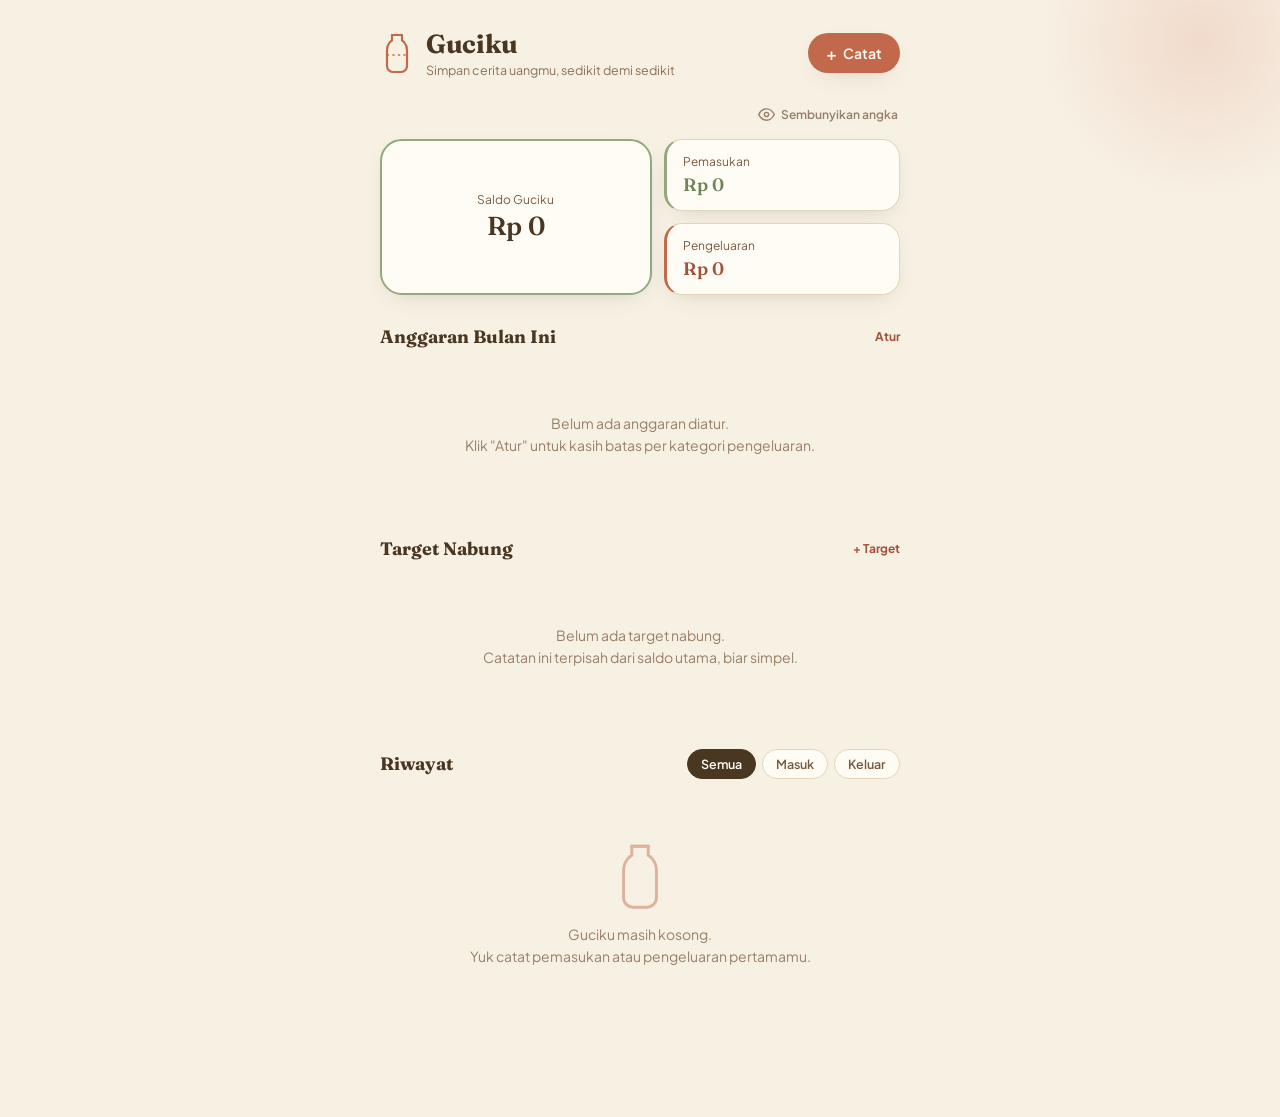
<file: index.html>
<!DOCTYPE html>
<html lang="id">
<head>
<meta charset="UTF-8">
<meta name="viewport" content="width=device-width, initial-scale=1.0">
<title>Guciku — Catatan Keuangan Harian</title>
<link rel="manifest" href="manifest.json">
<link rel="icon" type="image/png" sizes="32x32" href="favicon-32.png">
<link rel="icon" type="image/png" sizes="16x16" href="favicon-16.png">
<link rel="apple-touch-icon" href="apple-touch-icon.png">
<meta name="theme-color" content="#C1694A">
<meta name="apple-mobile-web-app-capable" content="yes">
<meta name="apple-mobile-web-app-status-bar-style" content="default">
<meta name="apple-mobile-web-app-title" content="Guciku">
<link rel="preconnect" href="https://fonts.googleapis.com">
<link rel="preconnect" href="https://fonts.gstatic.com" crossorigin>
<link href="https://fonts.googleapis.com/css2?family=Fraunces:opsz,wght@9..144,400;9..144,500;9..144,600;9..144,700&family=Plus+Jakarta+Sans:wght@400;500;600;700&display=swap" rel="stylesheet">
<link rel="stylesheet" href="styles.css">
</head>
<body>

<div class="jar-drip" aria-hidden="true"></div>

<div class="app">

  <header class="app-header">
    <div class="brand">
      <svg class="brand-jar" width="34" height="40" viewBox="0 0 34 40" fill="none" xmlns="http://www.w3.org/2000/svg">
        <path d="M12 2H22V7.5C22 7.5 27 10 27 17V33C27 36.3137 24.3137 39 21 39H13C9.68629 39 7 36.3137 7 33V17C7 10 12 7.5 12 7.5V2Z" stroke="currentColor" stroke-width="2.2" stroke-linejoin="round"/>
        <path d="M12 2H22" stroke="currentColor" stroke-width="2.2" stroke-linecap="round"/>
        <path d="M7.5 22H26.5" stroke="currentColor" stroke-width="1.6" stroke-dasharray="1 4.5" stroke-linecap="round"/>
      </svg>
      <div>
        <h1>Guciku</h1>
        <p class="tagline">Simpan cerita uangmu, sedikit demi sedikit</p>
      </div>
    </div>
    <button class="btn-add" id="openFormBtn">
      <span class="plus">+</span> Catat
    </button>
  </header>

  <section class="summary" aria-label="Ringkasan keuangan">
    <div class="summary-controls">
      <button type="button" class="visibility-toggle" id="toggleAmountsBtn" title="Sembunyikan angka">
        <svg id="eyeIcon" width="17" height="17" viewBox="0 0 24 24" fill="none" xmlns="http://www.w3.org/2000/svg">
          <path d="M1 12C1 12 5 4 12 4C19 4 23 12 23 12C23 12 19 20 12 20C5 20 1 12 1 12Z" stroke="currentColor" stroke-width="2" stroke-linejoin="round"/>
          <circle cx="12" cy="12" r="3" stroke="currentColor" stroke-width="2"/>
        </svg>
        <span id="toggleAmountsLabel">Sembunyikan angka</span>
      </button>
    </div>
    <div class="jar-card" id="jarCard">
      <div class="jar-info">
        <span class="jar-label">Saldo Guciku</span>
        <span class="jar-amount" id="saldoAmount">Rp 0</span>
        <p class="jar-note" id="jarNote" hidden></p>
      </div>
    </div>

    <div class="stat-card in">
      <span class="stat-label">Pemasukan</span>
      <span class="stat-amount" id="totalMasuk">Rp 0</span>
    </div>
    <div class="stat-card out">
      <span class="stat-label">Pengeluaran</span>
      <span class="stat-amount" id="totalKeluar">Rp 0</span>
    </div>
  </section>

  <section class="budget-section" aria-label="Anggaran bulan ini">
    <div class="history-head">
      <h2>Anggaran Bulan Ini</h2>
      <button type="button" class="manage-link" id="openBudgetBtn">Atur</button>
    </div>
    <div id="budgetList" class="budget-list"></div>
    <div id="budgetEmpty" class="empty-state budget-empty">
      <p>Belum ada anggaran diatur.<br>Klik "Atur" untuk kasih batas per kategori pengeluaran.</p>
    </div>
  </section>

  <section class="goals-section" aria-label="Target nabung">
    <div class="history-head">
      <h2>Target Nabung</h2>
      <button type="button" class="manage-link" id="openGoalFormBtn">+ Target</button>
    </div>
    <div id="goalsList" class="goals-list"></div>
    <div id="goalsEmpty" class="empty-state goals-empty">
      <p>Belum ada target nabung.<br>Catatan ini terpisah dari saldo utama, biar simpel.</p>
    </div>
  </section>

  <section class="chart-section" id="chartSection" aria-label="Pengeluaran per kategori bulan ini" hidden>
    <div class="history-head">
      <h2>Pengeluaran Bulan Ini</h2>
      <button type="button" class="manage-link" id="toggleChartBtn">Sembunyikan</button>
    </div>
    <div id="chartList" class="chart-list"></div>
    <p id="chartCollapsedNote" class="chart-collapsed-note" hidden>Grafik disembunyikan. Data pengeluaranmu tetap aman tersimpan.</p>
  </section>

  <section class="history">
    <div class="history-head">
      <h2>Riwayat</h2>
      <div class="filter-row" id="filterRow">
        <button class="chip active" data-filter="semua">Semua</button>
        <button class="chip" data-filter="masuk">Masuk</button>
        <button class="chip" data-filter="keluar">Keluar</button>
      </div>
    </div>
    <div id="historyList" class="history-list"></div>
    <div id="emptyState" class="empty-state">
      <svg width="56" height="66" viewBox="0 0 34 40" fill="none" xmlns="http://www.w3.org/2000/svg">
        <path d="M12 2H22V7.5C22 7.5 27 10 27 17V33C27 36.3137 24.3137 39 21 39H13C9.68629 39 7 36.3137 7 33V17C7 10 12 7.5 12 7.5V2Z" stroke="currentColor" stroke-width="1.8" stroke-linejoin="round"/>
        <path d="M12 2H22" stroke="currentColor" stroke-width="1.8" stroke-linecap="round"/>
      </svg>
      <p>Guciku masih kosong.<br>Yuk catat pemasukan atau pengeluaran pertamamu.</p>
    </div>
  </section>

</div>

<div class="sheet-overlay" id="sheetOverlay">
  <div class="sheet" role="dialog" aria-label="Tambah transaksi">
    <div class="sheet-handle"></div>
    <div class="type-toggle" id="typeToggle">
      <button type="button" class="type-btn active" data-type="keluar">Pengeluaran</button>
      <button type="button" class="type-btn" data-type="masuk">Pemasukan</button>
    </div>

    <form id="txForm">
      <label class="field">
        <span>Jumlah</span>
        <div class="amount-input">
          <span class="prefix">Rp</span>
          <input type="text" inputmode="numeric" id="amountInput" placeholder="0" required>
        </div>
      </label>

      <label class="field">
        <div class="field-label-row">
          <span>Kategori</span>
          <button type="button" class="manage-link" id="manageCatBtn">Kelola</button>
        </div>
        <div class="category-grid" id="categoryGrid"></div>
        <div class="restore-list" id="restoreList" hidden></div>
        <div class="add-category-form" id="addCategoryForm" hidden>
          <div class="emoji-picker" id="emojiPicker">
            <button type="button" class="emoji-pick-btn active" data-emoji="🏷️">🏷️</button>
            <button type="button" class="emoji-pick-btn" data-emoji="🛒">🛒</button>
            <button type="button" class="emoji-pick-btn" data-emoji="🎯">🎯</button>
            <button type="button" class="emoji-pick-btn" data-emoji="🌿">🌿</button>
            <button type="button" class="emoji-pick-btn" data-emoji="⭐">⭐</button>
            <button type="button" class="emoji-pick-btn" data-emoji="💡">💡</button>
            <button type="button" class="emoji-pick-btn" data-emoji="🎨">🎨</button>
            <button type="button" class="emoji-pick-btn" data-emoji="📌">📌</button>
          </div>
          <div class="add-category-row">
            <input type="text" id="newCatName" class="name-input" placeholder="Nama kategori baru">
            <button type="button" class="btn-mini-secondary" id="cancelAddCat">Batal</button>
            <button type="button" class="btn-mini-primary" id="confirmAddCat">Tambah</button>
          </div>
        </div>
      </label>

      <label class="field">
        <span>Catatan <em>(opsional)</em></span>
        <input type="text" id="noteInput" placeholder="Misalnya: makan siang di warung">
      </label>

      <label class="field">
        <span>Tanggal</span>
        <input type="date" id="dateInput" required>
      </label>

      <div class="sheet-actions">
        <button type="button" class="btn-secondary" id="cancelBtn">Batal</button>
        <button type="submit" class="btn-primary" id="submitBtn">Simpan Pengeluaran</button>
      </div>
    </form>
  </div>
</div>

<div class="sheet-overlay" id="budgetOverlay">
  <div class="sheet" role="dialog" aria-label="Atur anggaran">
    <div class="sheet-handle"></div>
    <div class="sheet-title-row">
      <h2>Atur Anggaran Bulanan</h2>
      <p class="sheet-subtitle">Kosongkan kalau kategori tidak mau dibatasi.</p>
    </div>
    <div id="budgetForm" class="budget-form"></div>
    <div class="sheet-actions">
      <button type="button" class="btn-secondary" id="cancelBudgetBtn">Batal</button>
      <button type="button" class="btn-primary" id="saveBudgetBtn">Simpan Anggaran</button>
    </div>
  </div>
</div>

<div class="sheet-overlay" id="goalOverlay">
  <div class="sheet" role="dialog" aria-label="Buat target nabung">
    <div class="sheet-handle"></div>
    <div class="sheet-title-row">
      <h2>Target Nabung Baru</h2>
      <p class="sheet-subtitle">Catatan nabung ini terpisah dari saldo utama, biar simpel.</p>
    </div>
    <form id="goalForm">
      <label class="field">
        <span>Nama target</span>
        <input type="text" id="goalNameInput" placeholder="Misalnya: Liburan, Dana Darurat" required>
      </label>
      <label class="field">
        <span>Emoji</span>
        <div class="emoji-picker" id="goalEmojiPicker">
          <button type="button" class="emoji-pick-btn active" data-emoji="🎯">🎯</button>
          <button type="button" class="emoji-pick-btn" data-emoji="🏖️">🏖️</button>
          <button type="button" class="emoji-pick-btn" data-emoji="🏠">🏠</button>
          <button type="button" class="emoji-pick-btn" data-emoji="🚗">🚗</button>
          <button type="button" class="emoji-pick-btn" data-emoji="💻">💻</button>
          <button type="button" class="emoji-pick-btn" data-emoji="🎓">🎓</button>
          <button type="button" class="emoji-pick-btn" data-emoji="💍">💍</button>
          <button type="button" class="emoji-pick-btn" data-emoji="🩺">🩺</button>
        </div>
      </label>
      <label class="field">
        <span>Target jumlah</span>
        <div class="amount-input">
          <span class="prefix">Rp</span>
          <input type="text" inputmode="numeric" id="goalTargetInput" placeholder="0" required>
        </div>
      </label>
      <div class="sheet-actions">
        <button type="button" class="btn-secondary" id="cancelGoalBtn">Batal</button>
        <button type="submit" class="btn-primary">Buat Target</button>
      </div>
    </form>
  </div>
</div>

<script src="app.js"></script>
</body>
</html>
</file>
<file: styles.css>
:root {
  --cream: #F7F1E4;
  --cream-dark: #EDE2CC;
  --paper: #FFFCF5;
  --terracotta: #C1694A;
  --terracotta-dark: #A2523A;
  --terracotta-soft: #F1DACB;
  --brown: #7A5A3F;
  --brown-deep: #4A3722;
  --sage: #93A87E;
  --sage-dark: #6E8459;
  --sage-soft: #E1E7D6;
  --line: #E2D5BC;
  --warn: #D9A441;
  --warn-soft: #F5E7C7;
  --shadow: 0 8px 24px -12px rgba(74, 55, 34, 0.25);
  font-family: "Plus Jakarta Sans", -apple-system, sans-serif;
}

* { box-sizing: border-box; }

body {
  margin: 0;
  background: var(--cream);
  color: var(--brown-deep);
  min-height: 100vh;
  -webkit-font-smoothing: antialiased;
}

h1, h2 { font-family: "Fraunces", serif; margin: 0; }

.jar-drip {
  position: fixed;
  top: -120px; right: -80px;
  width: 320px; height: 320px;
  background: radial-gradient(circle, var(--terracotta-soft) 0%, transparent 70%);
  pointer-events: none;
  z-index: 0;
}

.app {
  position: relative;
  z-index: 1;
  max-width: 560px;
  margin: 0 auto;
  padding: 28px 20px 100px;
}

/* Header */
.app-header {
  display: flex;
  align-items: center;
  justify-content: space-between;
  gap: 12px;
  margin-bottom: 24px;
}
.brand { display: flex; align-items: center; gap: 12px; }
.brand-jar { color: var(--terracotta); flex-shrink: 0; }
.brand h1 {
  font-size: 26px;
  font-weight: 700;
  color: var(--brown-deep);
  letter-spacing: -0.01em;
}
.tagline {
  margin: 2px 0 0;
  font-size: 12.5px;
  color: var(--brown);
  opacity: 0.85;
}

.btn-add {
  display: flex; align-items: center; gap: 6px;
  background: var(--terracotta);
  color: var(--paper);
  border: none;
  border-radius: 999px;
  padding: 11px 18px;
  font-family: inherit;
  font-weight: 600;
  font-size: 14px;
  cursor: pointer;
  box-shadow: var(--shadow);
  transition: transform 0.15s ease, background 0.15s ease;
  white-space: nowrap;
}
.btn-add:hover { background: var(--terracotta-dark); transform: translateY(-1px); }
.btn-add:active { transform: translateY(0); }
.plus { font-size: 17px; line-height: 1; }

/* Summary */
.summary {
  display: grid;
  grid-template-columns: 1.15fr 1fr;
  grid-template-rows: auto auto auto;
  gap: 12px;
  margin-bottom: 30px;
}
.summary-controls {
  grid-column: 1 / -1;
  display: flex;
  justify-content: flex-end;
}
.visibility-toggle {
  display: flex;
  align-items: center;
  gap: 6px;
  background: none;
  border: none;
  padding: 4px 2px;
  font-family: inherit;
  font-size: 12px;
  font-weight: 600;
  color: var(--brown);
  opacity: 0.75;
  cursor: pointer;
}
.visibility-toggle:hover { opacity: 1; color: var(--terracotta-dark); }
.jar-card {
  grid-row: 2 / 4;
  background: var(--paper);
  border: 2px solid var(--sage);
  border-radius: 22px;
  padding: 22px 16px;
  display: flex;
  flex-direction: column;
  align-items: center;
  justify-content: center;
  gap: 6px;
  box-shadow: var(--shadow);
  transition: border-color 0.4s ease;
}
.jar-card.state-low { border-color: var(--warn); }
.jar-info { text-align: center; }
.jar-label {
  display: block;
  font-size: 12px;
  color: var(--brown);
  margin-bottom: 3px;
}
.jar-amount {
  display: block;
  font-family: "Fraunces", serif;
  font-size: 26px;
  font-weight: 600;
  color: var(--brown-deep);
}
.jar-note {
  margin: 8px 0 0;
  font-size: 11.5px;
  line-height: 1.5;
  color: var(--warn);
  max-width: 160px;
}
.jar-note[hidden] { display: none; }

.stat-card {
  background: var(--paper);
  border: 1px solid var(--line);
  border-left: 3px solid var(--line);
  border-radius: 18px;
  padding: 14px 16px;
  display: flex;
  flex-direction: column;
  gap: 4px;
  box-shadow: var(--shadow);
}
.stat-label { font-size: 12px; color: var(--brown); }
.stat-amount { font-family: "Fraunces", serif; font-size: 18px; font-weight: 600; }
.stat-card.in { border-left-color: var(--sage); }
.stat-card.out { border-left-color: var(--terracotta); }
.stat-card.in .stat-amount { color: var(--sage-dark); }
.stat-card.out .stat-amount { color: var(--terracotta-dark); }

/* Budget */
.budget-section { margin-bottom: 30px; }

.budget-list { display: flex; flex-direction: column; gap: 10px; }

.budget-card {
  background: var(--paper);
  border: 1px solid var(--line);
  border-radius: 16px;
  padding: 13px 15px;
}
.budget-card-head {
  display: flex;
  align-items: center;
  justify-content: space-between;
  gap: 8px;
  margin-bottom: 8px;
}
.budget-card-name {
  display: flex;
  align-items: center;
  gap: 8px;
  font-weight: 600;
  font-size: 13.5px;
  color: var(--brown-deep);
}
.budget-card-name .cat-emoji { font-size: 16px; }
.budget-card-figures {
  font-size: 12.5px;
  color: var(--brown);
  white-space: nowrap;
}
.budget-card-figures strong { color: var(--brown-deep); }

.budget-bar-track {
  height: 8px;
  background: var(--cream-dark);
  border-radius: 999px;
  overflow: hidden;
}
.budget-bar-fill {
  height: 100%;
  border-radius: 999px;
  background: var(--sage);
  transition: width 0.4s cubic-bezier(.22,1,.36,1), background 0.3s ease;
}
.budget-card.state-warn .budget-bar-fill { background: var(--warn); }
.budget-card.state-over .budget-bar-fill { background: var(--terracotta); }
.budget-card.state-warn .budget-card-figures strong { color: var(--warn); }
.budget-card.state-over .budget-card-figures strong { color: var(--terracotta-dark); }

.budget-note {
  margin: 7px 0 0;
  font-size: 11.5px;
  color: var(--brown);
  opacity: 0.75;
}
.budget-card.state-warn .budget-note { color: var(--warn); opacity: 1; }
.budget-card.state-over .budget-note { color: var(--terracotta-dark); opacity: 1; }

.budget-card.compact {
  display: flex;
  align-items: center;
  gap: 10px;
  padding: 10px 15px;
}
.budget-card.compact .budget-compact-emoji { font-size: 15px; flex-shrink: 0; }
.budget-card.compact .budget-compact-label {
  font-size: 12.5px;
  font-weight: 600;
  color: var(--brown-deep);
  width: 76px;
  flex-shrink: 0;
  white-space: nowrap;
  overflow: hidden;
  text-overflow: ellipsis;
}
.budget-card.compact .budget-bar-track { flex: 1; height: 6px; }
.budget-card.compact .budget-compact-figures {
  font-size: 11.5px;
  color: var(--brown);
  white-space: nowrap;
  flex-shrink: 0;
}

.budget-empty { display: none; padding: 26px 20px; }
.budget-empty p { margin: 0; font-size: 13px; line-height: 1.6; }

.sheet-title-row { margin-bottom: 16px; }
.sheet-title-row h2 { font-size: 18px; color: var(--brown-deep); margin-bottom: 4px; }
.sheet-subtitle { margin: 0; font-size: 12.5px; color: var(--brown); opacity: 0.8; }

.budget-form { display: flex; flex-direction: column; gap: 10px; margin-bottom: 6px; max-height: 48vh; overflow-y: auto; }
.budget-row {
  display: flex;
  align-items: center;
  gap: 10px;
}
.budget-row-label {
  display: flex;
  align-items: center;
  gap: 6px;
  width: 108px;
  flex-shrink: 0;
  font-size: 13px;
  font-weight: 600;
  color: var(--brown-deep);
}
.budget-row .amount-input { flex: 1; padding: 0 10px; }
.budget-row .amount-input input { font-size: 14px !important; padding: 9px 6px !important; }

/* Target Nabung */
.goals-section { margin-bottom: 30px; }
.goals-list { display: flex; flex-direction: column; gap: 10px; }

.goal-card {
  background: var(--paper);
  border: 1px solid var(--line);
  border-radius: 16px;
  padding: 14px 15px;
}
.goal-card-head {
  display: flex;
  align-items: center;
  justify-content: space-between;
  gap: 8px;
  margin-bottom: 8px;
}
.goal-card-name {
  display: flex;
  align-items: center;
  gap: 8px;
  font-weight: 600;
  font-size: 13.5px;
  color: var(--brown-deep);
}
.goal-card-name .cat-emoji { font-size: 16px; }
.goal-delete {
  background: none;
  border: none;
  color: var(--brown);
  opacity: 0.4;
  font-size: 16px;
  cursor: pointer;
  padding: 2px 4px;
  line-height: 1;
}
.goal-delete:hover { opacity: 1; color: var(--terracotta-dark); }

.goal-card-figures {
  font-size: 12.5px;
  color: var(--brown);
  margin: 8px 0 10px;
}
.goal-card-figures strong { color: var(--sage-dark); }
.goal-card.goal-done .goal-card-figures strong { color: var(--sage-dark); }

.goal-bar-track {
  height: 8px;
  background: var(--cream-dark);
  border-radius: 999px;
  overflow: hidden;
  margin-bottom: 10px;
}
.goal-bar-fill {
  height: 100%;
  border-radius: 999px;
  background: var(--sage);
  transition: width 0.4s cubic-bezier(.22,1,.36,1);
}

.goal-done-badge {
  display: inline-flex;
  align-items: center;
  gap: 6px;
  font-size: 12.5px;
  font-weight: 600;
  color: var(--sage-dark);
}

.goal-deposit-row { display: flex; flex-wrap: nowrap; gap: 8px; }
.goal-deposit-row .amount-input { flex: 1; min-width: 0; padding: 0 10px; }
.goal-deposit-row .amount-input input { font-size: 14px !important; padding: 9px 6px !important; min-width: 0; }
.goal-deposit-btn { flex-shrink: 0; padding: 8px 14px !important; }

.goals-empty { display: none; padding: 26px 20px; }
.goals-empty p { margin: 0; font-size: 13px; line-height: 1.6; }

/* Grafik sederhana */
.chart-section { margin-bottom: 30px; }
.chart-list { display: flex; flex-direction: column; gap: 10px; }
.chart-row {
  display: flex;
  align-items: center;
  gap: 10px;
}
.chart-row-label {
  display: flex;
  align-items: center;
  gap: 6px;
  width: 92px;
  flex-shrink: 0;
  font-size: 12.5px;
  font-weight: 600;
  color: var(--brown-deep);
  white-space: nowrap;
  overflow: hidden;
  text-overflow: ellipsis;
}
.chart-bar-track {
  flex: 1;
  height: 10px;
  background: var(--cream-dark);
  border-radius: 999px;
  overflow: hidden;
}
.chart-bar-fill {
  height: 100%;
  border-radius: 999px;
  transition: width 0.4s cubic-bezier(.22,1,.36,1);
}
.chart-row-amount {
  font-size: 12px;
  color: var(--brown);
  white-space: nowrap;
  flex-shrink: 0;
  width: 82px;
  text-align: right;
}
.chart-collapsed-note {
  font-size: 12.5px;
  color: var(--brown);
  opacity: 0.7;
  margin: 4px 0 0;
}
.chart-collapsed-note[hidden] { display: none; }

/* History */
.history-head {
  display: flex;
  align-items: center;
  justify-content: space-between;
  margin-bottom: 14px;
  flex-wrap: wrap;
  gap: 10px;
}
.history-head h2 { font-size: 18px; color: var(--brown-deep); }

.filter-row { display: flex; gap: 6px; }
.chip {
  border: 1px solid var(--line);
  background: var(--paper);
  color: var(--brown);
  border-radius: 999px;
  padding: 6px 13px;
  font-size: 12.5px;
  font-family: inherit;
  font-weight: 600;
  cursor: pointer;
  transition: all 0.15s ease;
}
.chip.active { background: var(--brown-deep); color: var(--paper); border-color: var(--brown-deep); }

.history-list { display: flex; flex-direction: column; gap: 10px; }

.day-group { display: flex; flex-direction: column; gap: 8px; }
.day-label {
  font-size: 11.5px;
  font-weight: 700;
  text-transform: uppercase;
  letter-spacing: 0.05em;
  color: var(--brown);
  opacity: 0.7;
  margin: 10px 0 2px;
}
.day-label:first-child { margin-top: 0; }

.tx-row {
  display: flex;
  align-items: center;
  gap: 12px;
  background: var(--paper);
  border: 1px solid var(--line);
  border-radius: 16px;
  padding: 12px 14px;
  position: relative;
}
.tx-icon {
  width: 40px; height: 40px;
  border-radius: 12px;
  display: flex; align-items: center; justify-content: center;
  font-size: 18px;
  flex-shrink: 0;
  background: var(--sage-soft);
}
.tx-row[data-type="keluar"] .tx-icon { background: var(--terracotta-soft); }

.tx-main { flex: 1; min-width: 0; }
.tx-category { font-weight: 600; font-size: 14.5px; color: var(--brown-deep); }
.tx-note {
  font-size: 12.5px;
  color: var(--brown);
  opacity: 0.8;
  white-space: nowrap;
  overflow: hidden;
  text-overflow: ellipsis;
}
.tx-amount { font-weight: 700; font-size: 14.5px; white-space: nowrap; }
.tx-row[data-type="masuk"] .tx-amount { color: var(--sage-dark); }
.tx-row[data-type="keluar"] .tx-amount { color: var(--terracotta-dark); }

.tx-delete {
  background: none;
  border: none;
  color: var(--brown);
  opacity: 0.4;
  font-size: 18px;
  cursor: pointer;
  padding: 4px 2px;
  line-height: 1;
  transition: opacity 0.15s ease, color 0.15s ease;
}
.tx-delete:hover { opacity: 1; color: var(--terracotta-dark); }

.empty-state {
  display: none;
  flex-direction: column;
  align-items: center;
  text-align: center;
  gap: 14px;
  padding: 50px 20px;
  color: var(--brown);
  opacity: 0.75;
}
.empty-state svg { color: var(--terracotta); opacity: 0.6; }
.empty-state p { margin: 0; font-size: 14px; line-height: 1.6; }

/* Sheet / Form */
.sheet-overlay {
  position: fixed;
  inset: 0;
  background: rgba(74, 55, 34, 0.35);
  display: flex;
  align-items: flex-end;
  justify-content: center;
  opacity: 0;
  pointer-events: none;
  transition: opacity 0.25s ease;
  z-index: 10;
}
.sheet-overlay.open { opacity: 1; pointer-events: auto; }

.sheet {
  background: var(--cream);
  width: 100%;
  max-width: 560px;
  border-radius: 26px 26px 0 0;
  padding: 10px 22px 26px;
  transform: translateY(100%);
  transition: transform 0.3s cubic-bezier(.22,1,.36,1);
  max-height: 88vh;
  overflow-y: auto;
}
.sheet-overlay.open .sheet { transform: translateY(0); }

.sheet-handle {
  width: 40px; height: 4px;
  background: var(--line);
  border-radius: 999px;
  margin: 10px auto 18px;
}

.type-toggle {
  display: flex;
  background: var(--cream-dark);
  border-radius: 13px;
  padding: 4px;
  margin-bottom: 20px;
  gap: 4px;
}
.type-btn {
  flex: 1;
  border: none;
  background: transparent;
  padding: 10px;
  border-radius: 10px;
  font-family: inherit;
  font-weight: 600;
  font-size: 13.5px;
  color: var(--brown);
  cursor: pointer;
  transition: all 0.15s ease;
}
.type-btn.active[data-type="keluar"] { background: var(--terracotta); color: var(--paper); }
.type-btn.active[data-type="masuk"] { background: var(--sage-dark); color: var(--paper); }

.field {
  display: block;
  margin-bottom: 16px;
}
.field > span {
  display: block;
  font-size: 13px;
  font-weight: 600;
  color: var(--brown-deep);
  margin-bottom: 7px;
}
.field em { font-weight: 400; opacity: 0.6; font-style: normal; }

.field-label-row {
  display: flex;
  align-items: center;
  justify-content: space-between;
  margin-bottom: 7px;
}
.field-label-row span { margin-bottom: 0; }
.manage-link {
  background: none;
  border: none;
  padding: 0;
  font-family: inherit;
  font-size: 12px;
  font-weight: 700;
  color: var(--terracotta-dark);
  cursor: pointer;
}
.manage-link:hover { text-decoration: underline; }

.add-category-form {
  display: flex;
  flex-direction: column;
  gap: 8px;
  margin-top: 8px;
}
.add-category-form[hidden] { display: none; }

.emoji-picker {
  display: flex;
  flex-wrap: wrap;
  gap: 6px;
}
.emoji-pick-btn {
  width: 34px;
  height: 34px;
  border: 1.5px solid var(--line);
  background: var(--paper);
  border-radius: 10px;
  font-size: 16px;
  cursor: pointer;
  display: flex;
  align-items: center;
  justify-content: center;
  padding: 0;
}
.emoji-pick-btn.active {
  border-color: var(--terracotta);
  background: var(--terracotta-soft);
}

.add-category-row {
  display: flex;
  gap: 6px;
}
.emoji-input {
  width: 46px;
  flex-shrink: 0;
  text-align: center;
  border: 1.5px solid var(--line);
  background: var(--paper);
  border-radius: 10px;
  padding: 8px 4px;
  font-size: 16px;
  font-family: inherit;
}
.name-input {
  flex: 1;
  min-width: 0;
  border: 1.5px solid var(--line);
  background: var(--paper);
  border-radius: 10px;
  padding: 8px 10px;
  font-size: 13px;
  font-family: inherit;
  color: var(--brown-deep);
}
.emoji-input:focus, .name-input:focus { outline: none; border-color: var(--terracotta); }

.btn-mini-primary, .btn-mini-secondary {
  border: none;
  border-radius: 10px;
  padding: 8px 12px;
  font-family: inherit;
  font-weight: 700;
  font-size: 12.5px;
  cursor: pointer;
  white-space: nowrap;
  flex-shrink: 0;
}
.btn-mini-primary { background: var(--terracotta); color: var(--paper); }
.btn-mini-secondary { background: var(--cream-dark); color: var(--brown-deep); }

.field input[type="text"],
.field input[type="date"] {
  width: 100%;
  border: 1.5px solid var(--line);
  background: var(--paper);
  border-radius: 12px;
  padding: 12px 14px;
  font-family: inherit;
  font-size: 15px;
  color: var(--brown-deep);
}
.field input:focus {
  outline: none;
  border-color: var(--terracotta);
}

.amount-input {
  display: flex;
  align-items: center;
  border: 1.5px solid var(--line);
  background: var(--paper);
  border-radius: 12px;
  padding: 0 14px;
}
.amount-input .prefix { color: var(--brown); font-weight: 600; font-size: 15px; }
.amount-input input {
  border: none !important;
  background: transparent !important;
  padding: 12px 8px !important;
  font-size: 17px !important;
  font-weight: 700;
}
.amount-input input:focus { outline: none; }

.category-grid {
  display: grid;
  grid-template-columns: repeat(3, 1fr);
  gap: 8px;
}

.restore-list {
  display: flex;
  flex-wrap: wrap;
  gap: 8px;
  margin-top: 8px;
}
.restore-list[hidden] { display: none; }
.restore-chip {
  display: flex;
  align-items: stretch;
  border: 1.5px dashed var(--line);
  background: var(--paper);
  border-radius: 12px;
  overflow: hidden;
}
.restore-chip:hover { border-color: var(--sage-dark); }
.restore-add {
  display: flex;
  align-items: center;
  gap: 6px;
  border: none;
  background: none;
  padding: 8px 10px;
  font-family: inherit;
  font-size: 12.5px;
  color: var(--brown);
  cursor: pointer;
}
.restore-add:hover { background: var(--sage-soft); color: var(--sage-dark); }
.restore-add .plus-badge { font-weight: 700; color: var(--sage-dark); }
.restore-forget {
  display: flex;
  align-items: center;
  justify-content: center;
  width: 26px;
  border: none;
  border-left: 1.5px dashed var(--line);
  background: none;
  font-size: 11px;
  color: var(--brown);
  opacity: 0.5;
  cursor: pointer;
}
.restore-forget:hover { opacity: 1; color: var(--terracotta-dark); background: var(--terracotta-soft); }
.restore-label {
  width: 100%;
  font-size: 11.5px;
  font-weight: 700;
  text-transform: uppercase;
  letter-spacing: 0.04em;
  color: var(--brown);
  opacity: 0.65;
  margin: 4px 0 0;
}
.cat-btn {
  position: relative;
  display: flex;
  flex-direction: column;
  align-items: center;
  gap: 5px;
  border: 1.5px solid var(--line);
  background: var(--paper);
  border-radius: 13px;
  padding: 10px 4px;
  cursor: pointer;
  font-family: inherit;
  font-size: 12px;
  color: var(--brown);
  transition: all 0.15s ease;
}
.cat-btn .cat-emoji { font-size: 19px; }
.cat-btn.active {
  border-color: var(--terracotta);
  background: var(--terracotta-soft);
  color: var(--terracotta-dark);
  font-weight: 700;
}

.cat-btn.cat-add {
  border-style: dashed;
  color: var(--brown);
  opacity: 0.75;
}
.cat-btn.cat-add:hover { opacity: 1; border-color: var(--terracotta); }

.cat-remove {
  display: none;
  position: absolute;
  top: -6px;
  right: -6px;
  width: 18px;
  height: 18px;
  border-radius: 50%;
  background: var(--terracotta-dark);
  color: var(--paper);
  align-items: center;
  justify-content: center;
  font-size: 10px;
  line-height: 1;
}
.category-grid.editing .cat-btn:not(.cat-add) {
  border-color: var(--terracotta-dark);
}
.category-grid.editing .cat-btn:not(.cat-add) .cat-remove { display: flex; }
.category-grid.editing .cat-btn.cat-add { opacity: 0.35; pointer-events: none; }

@media (prefers-reduced-motion: reduce) {
  * {
    animation: none !important;
    transition: none !important;
  }
}

.sheet-actions {
  display: flex;
  gap: 10px;
  margin-top: 22px;
}
.btn-secondary, .btn-primary {
  flex: 1;
  border: none;
  border-radius: 13px;
  padding: 13px;
  font-family: inherit;
  font-weight: 700;
  font-size: 14.5px;
  cursor: pointer;
}
.btn-secondary {
  background: var(--cream-dark);
  color: var(--brown-deep);
}
.btn-primary {
  background: var(--terracotta);
  color: var(--paper);
  box-shadow: var(--shadow);
}

@media (max-width: 380px) {
  .summary { grid-template-columns: 1fr; }
  .jar-card { grid-row: auto; }
}
</file>
